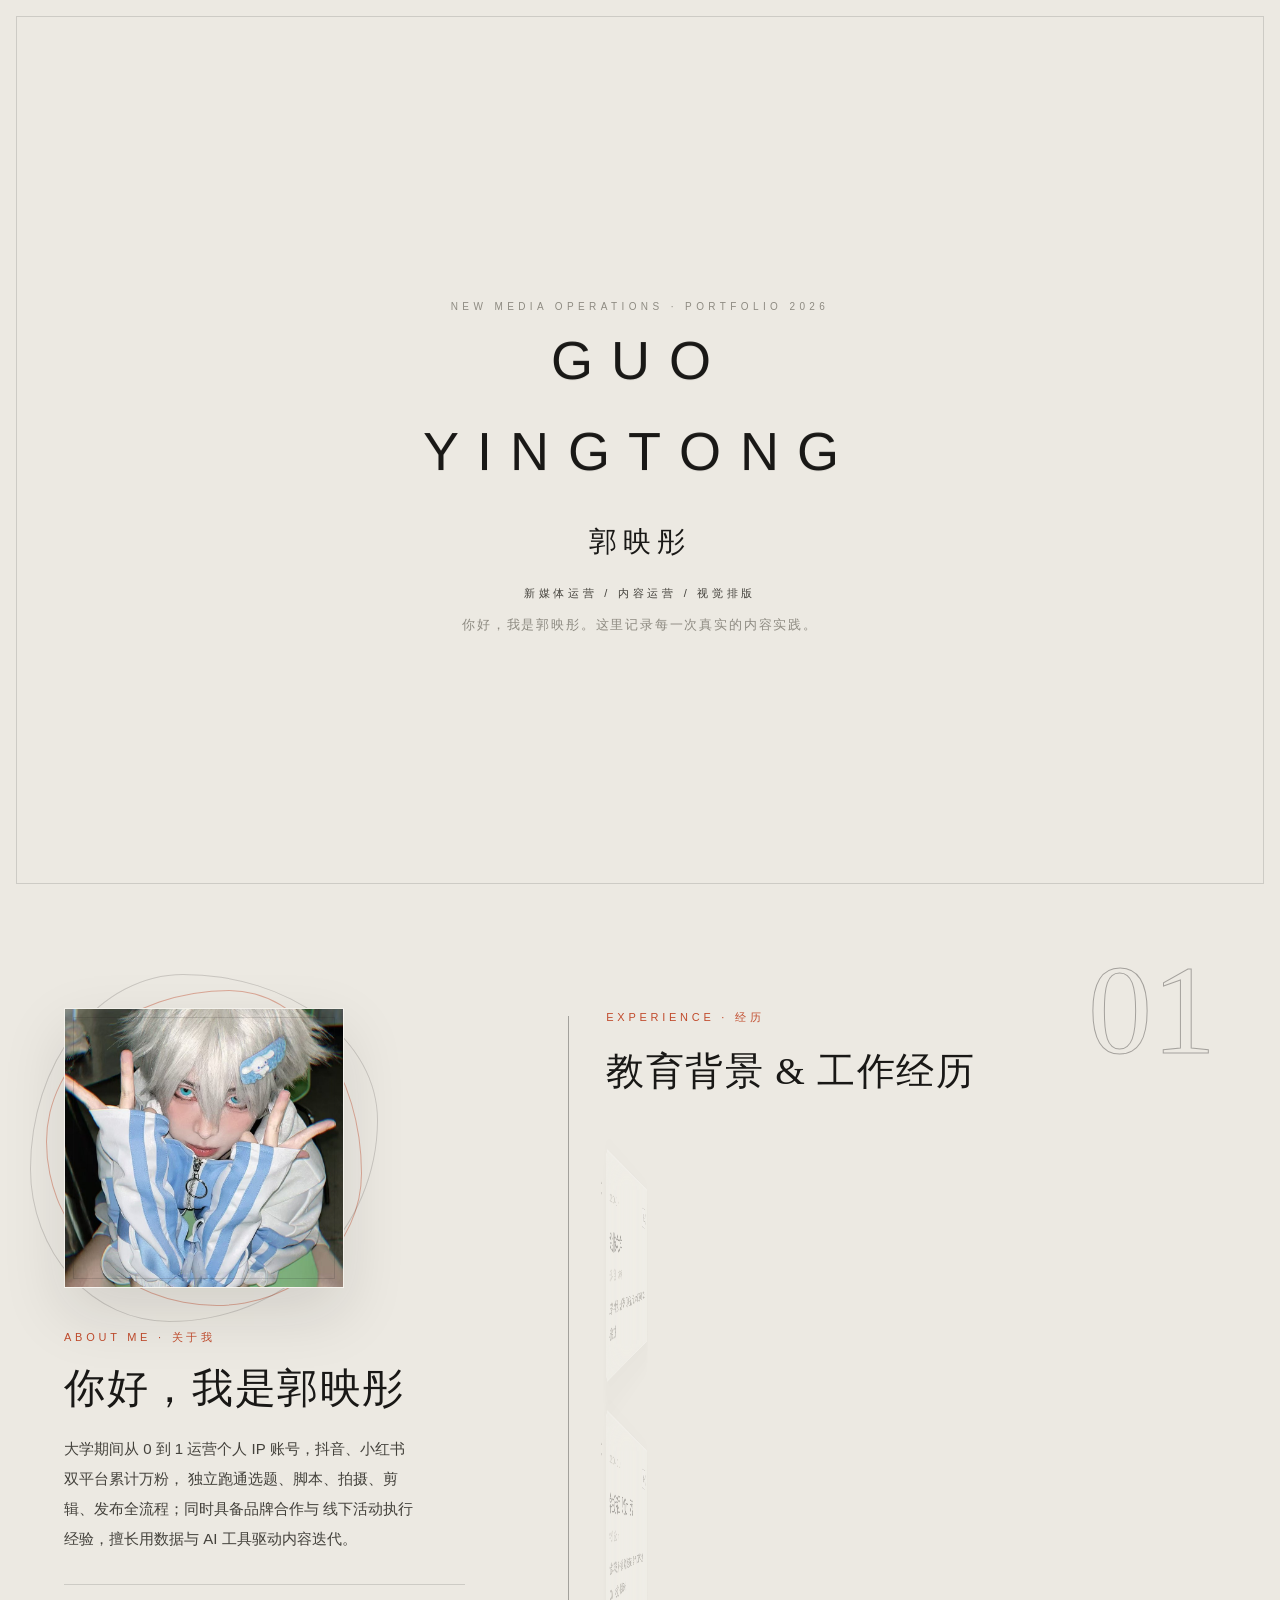
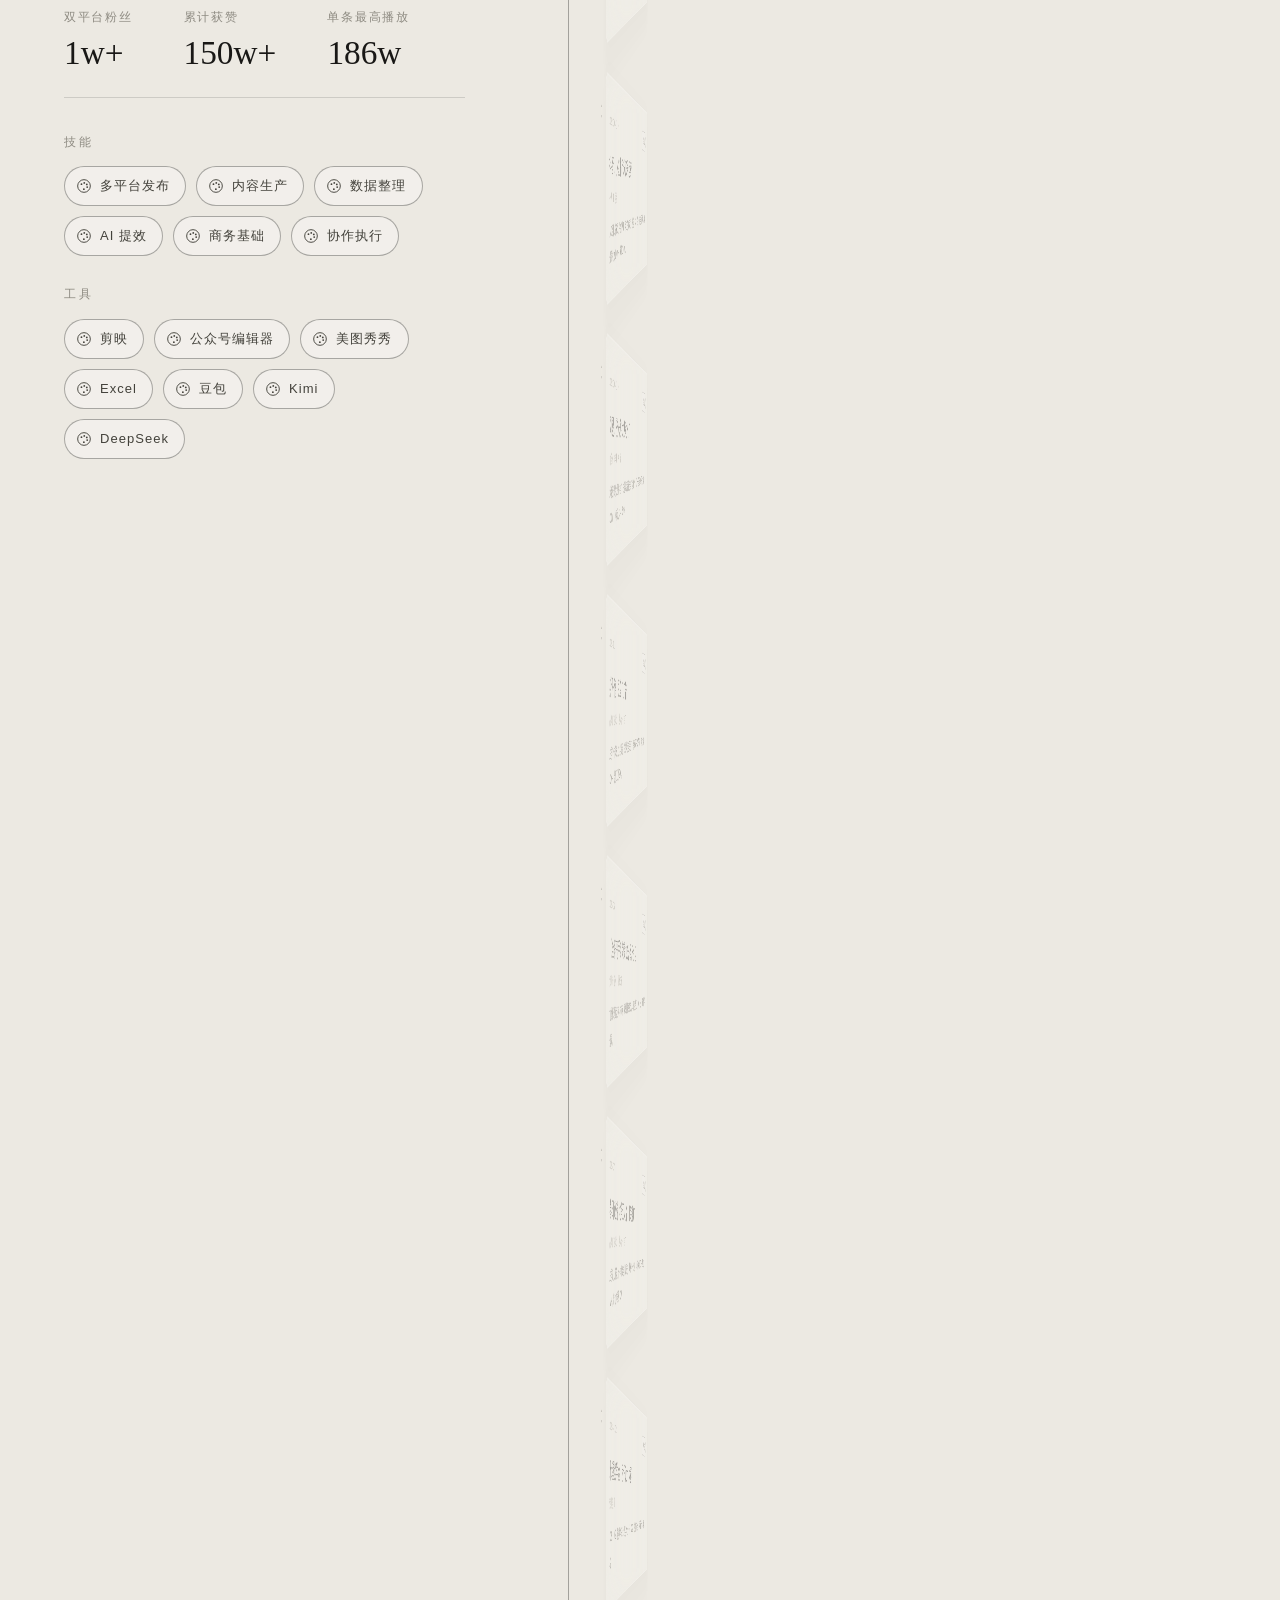
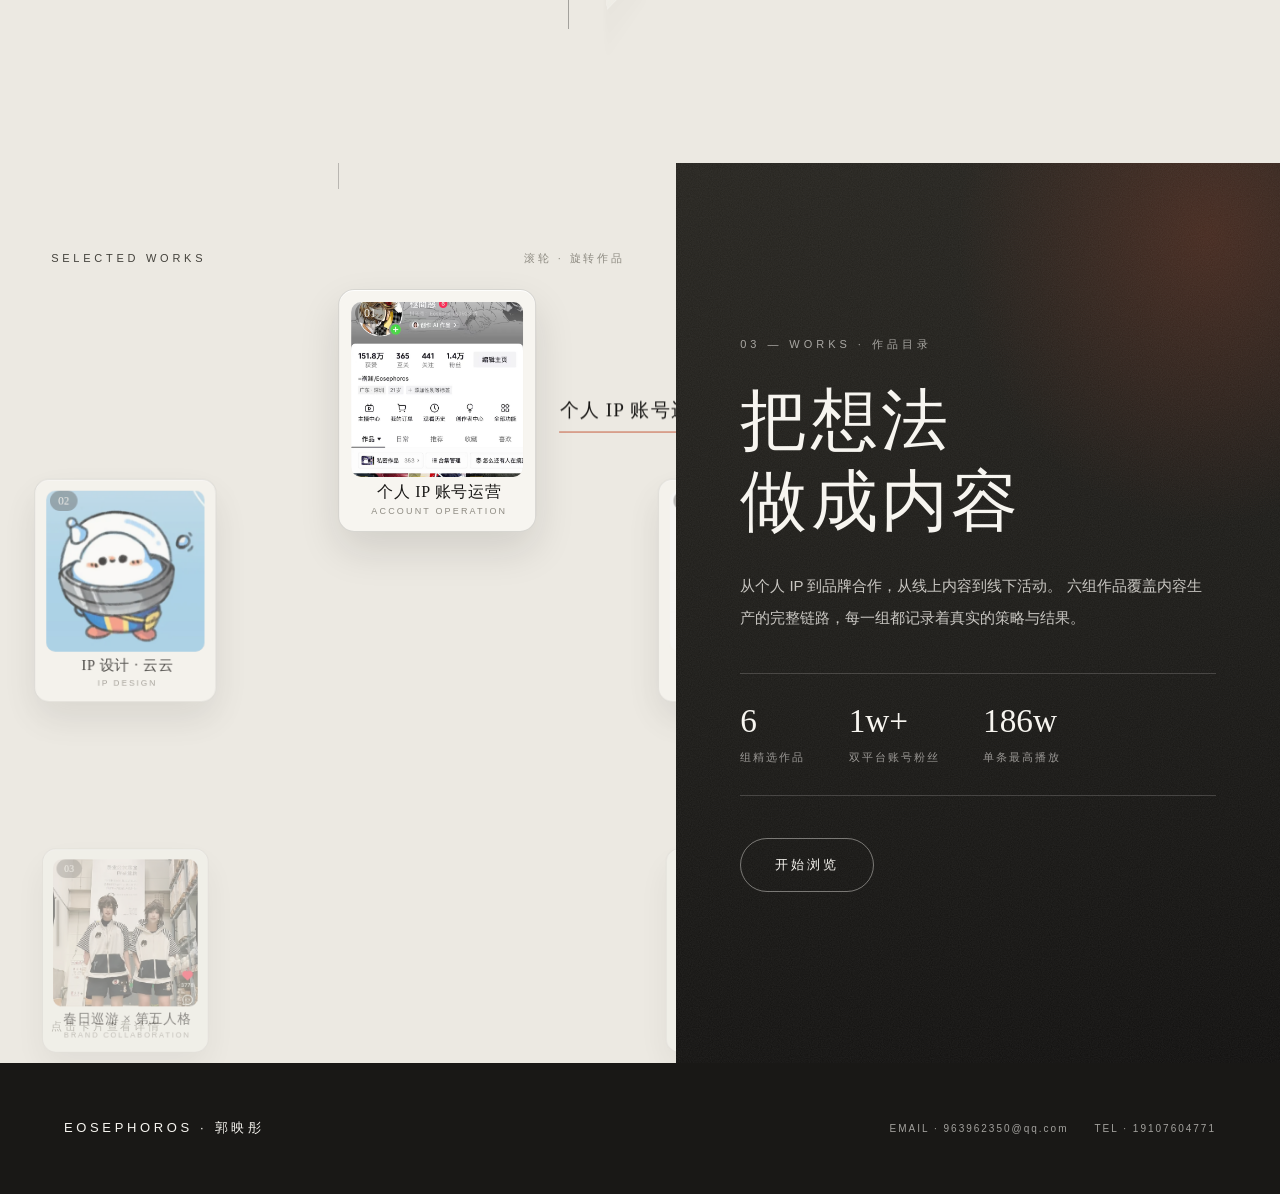
<file: index.html>
<!DOCTYPE html>
<html lang="zh-CN">
<head>
  <meta charset="UTF-8" />
  <meta name="viewport" content="width=device-width, initial-scale=1.0" />
  <title>郭映彤 · 新媒体运营作品集 2026</title>
  <meta name="description" content="郭映彤的新媒体运营个人作品集：内容策划、账号运营、视觉设计与摄影。作品集 2026。" />
  <link rel="icon" type="image/svg+xml" href="favicon.svg" />
  <link rel="stylesheet" href="css/style.css?v=15" />
</head>
<body>

  <!-- ======== 开场动画 ======== -->
  <div id="preloader" aria-hidden="true">
    <div class="preloader-inner">
      <div class="pre-words" aria-hidden="true">
        <p class="pre-eyebrow">NEW MEDIA OPERATIONS · PORTFOLIO 2026</p>
        <div class="pre-word-line">
          <span class="pre-word" data-word="GUO"></span>
        </div>
        <div class="pre-word-line">
          <span class="pre-word" data-word="YINGTONG"></span>
        </div>
        <p class="pre-cn">郭映彤</p>
        <p class="pre-role">新媒体运营 / 内容运营 / 视觉排版</p>
        <p class="pre-intro">你好，我是郭映彤。这里记录每一次真实的内容实践。</p>
      </div>
    </div>
    <div class="pre-frame" aria-hidden="true"></div>
  </div>

  <!-- ======== 导航 ======== -->
  <nav id="siteNav" class="site-nav" aria-label="主导航">
    <a class="nav-brand" href="#cover">
      <span class="nav-brand-en">EOSEPHOROS</span>
      <span class="nav-brand-cn">郭映彤 · 作品集</span>
    </a>
    <div class="nav-links">
      <a href="#cover">封面</a>
      <a href="#about">关于</a>
      <a href="#works">作品</a>
    </div>
  </nav>

  <!-- ======== 封面页 ======== -->
  <header class="cover" id="cover">
    <div class="cover-bg" aria-hidden="true">
      <div class="cover-art">
        <div class="art-orb art-orb-a"></div>
        <div class="art-orb art-orb-b"></div>
        <div class="art-orb art-orb-c"></div>
        <div class="art-line art-line-1"></div>
        <div class="art-line art-line-2"></div>
        <div class="art-grain"></div>
      </div>
    </div>

    <div class="cover-frame" aria-hidden="true"></div>

    <div class="cover-meta cover-meta-left">
      <span class="meta-en">PORTFOLIO</span>
      <span class="meta-dot"></span>
      <span class="meta-cn">个人作品集</span>
    </div>
    <div class="cover-meta cover-meta-right">
      <span class="meta-en">2026</span>
    </div>

    <div class="cover-center">
      <p class="cover-eyebrow">NEW MEDIA OPERATIONS</p>
      <h1 class="cover-name">
        <span class="cover-name-cn">郭映彤</span>
        <span class="cover-name-en" aria-label="GUO YINGTONG">
          <span data-split>GUO</span>
          <span data-split>YINGTONG</span>
        </span>
      </h1>
      <p class="cover-sub">新媒体运营 / 内容运营 / 视觉排版</p>
    </div>

    <div class="guide-strip" aria-hidden="true">
      <span class="guide-text">SCROLL TO EXPLORE</span>
      <span class="guide-rail"><span class="guide-dot"></span></span>
    </div>
  </header>

  <main>
    <!-- ======== 个人页 ======== -->
    <section class="about" id="about" aria-labelledby="aboutTitle">
      <div class="section-mark" aria-hidden="true">01</div>
      <div class="about-grid">
        <aside class="profile">
          <div class="blob-wrap">
            <div class="blob-ring blob-ring-a" aria-hidden="true"></div>
            <div class="blob-ring blob-ring-b" aria-hidden="true"></div>
            <div class="blob-avatar" role="img" aria-label="郭映彤照片">
              <img class="blob-avatar-img" src="assets/avatar.jpg" alt="郭映彤照片" />
            </div>
          </div>

          <p class="profile-eyebrow">ABOUT ME · 关于我</p>
          <h2 id="aboutTitle">你好，我是郭映彤</h2>
          <p class="profile-intro">
            大学期间从 0 到 1 运营个人 IP 账号，抖音、小红书双平台累计万粉，
            独立跑通选题、脚本、拍摄、剪辑、发布全流程；同时具备品牌合作与
            线下活动执行经验，擅长用数据与 AI 工具驱动内容迭代。
          </p>

          <dl class="profile-stats">
            <div><dt>双平台粉丝</dt><dd>1w+</dd></div>
            <div><dt>累计获赞</dt><dd>150w+</dd></div>
            <div><dt>单条最高播放</dt><dd>186w</dd></div>
          </dl>

          <div class="skill-group">
            <h3 class="skill-group-title">技能</h3>
            <div class="skill-tags">
              <span class="skill-tag"><svg class="palette-icon" viewBox="0 0 24 24" aria-hidden="true"><circle cx="12" cy="12" r="9.5" fill="none" stroke="currentColor" stroke-width="1.4"/><circle cx="8.2" cy="9.2" r="1.35" fill="currentColor"/><circle cx="12.4" cy="7.4" r="1.35" fill="currentColor"/><circle cx="16.2" cy="9.6" r="1.35" fill="currentColor"/><circle cx="16.8" cy="13.6" r="1.35" fill="currentColor"/><circle cx="11.8" cy="16.8" r="1.35" fill="currentColor"/></svg>多平台发布</span>
              <span class="skill-tag"><svg class="palette-icon" viewBox="0 0 24 24" aria-hidden="true"><circle cx="12" cy="12" r="9.5" fill="none" stroke="currentColor" stroke-width="1.4"/><circle cx="8.2" cy="9.2" r="1.35" fill="currentColor"/><circle cx="12.4" cy="7.4" r="1.35" fill="currentColor"/><circle cx="16.2" cy="9.6" r="1.35" fill="currentColor"/><circle cx="16.8" cy="13.6" r="1.35" fill="currentColor"/><circle cx="11.8" cy="16.8" r="1.35" fill="currentColor"/></svg>内容生产</span>
              <span class="skill-tag"><svg class="palette-icon" viewBox="0 0 24 24" aria-hidden="true"><circle cx="12" cy="12" r="9.5" fill="none" stroke="currentColor" stroke-width="1.4"/><circle cx="8.2" cy="9.2" r="1.35" fill="currentColor"/><circle cx="12.4" cy="7.4" r="1.35" fill="currentColor"/><circle cx="16.2" cy="9.6" r="1.35" fill="currentColor"/><circle cx="16.8" cy="13.6" r="1.35" fill="currentColor"/><circle cx="11.8" cy="16.8" r="1.35" fill="currentColor"/></svg>数据整理</span>
              <span class="skill-tag"><svg class="palette-icon" viewBox="0 0 24 24" aria-hidden="true"><circle cx="12" cy="12" r="9.5" fill="none" stroke="currentColor" stroke-width="1.4"/><circle cx="8.2" cy="9.2" r="1.35" fill="currentColor"/><circle cx="12.4" cy="7.4" r="1.35" fill="currentColor"/><circle cx="16.2" cy="9.6" r="1.35" fill="currentColor"/><circle cx="16.8" cy="13.6" r="1.35" fill="currentColor"/><circle cx="11.8" cy="16.8" r="1.35" fill="currentColor"/></svg>AI 提效</span>
              <span class="skill-tag"><svg class="palette-icon" viewBox="0 0 24 24" aria-hidden="true"><circle cx="12" cy="12" r="9.5" fill="none" stroke="currentColor" stroke-width="1.4"/><circle cx="8.2" cy="9.2" r="1.35" fill="currentColor"/><circle cx="12.4" cy="7.4" r="1.35" fill="currentColor"/><circle cx="16.2" cy="9.6" r="1.35" fill="currentColor"/><circle cx="16.8" cy="13.6" r="1.35" fill="currentColor"/><circle cx="11.8" cy="16.8" r="1.35" fill="currentColor"/></svg>商务基础</span>
              <span class="skill-tag"><svg class="palette-icon" viewBox="0 0 24 24" aria-hidden="true"><circle cx="12" cy="12" r="9.5" fill="none" stroke="currentColor" stroke-width="1.4"/><circle cx="8.2" cy="9.2" r="1.35" fill="currentColor"/><circle cx="12.4" cy="7.4" r="1.35" fill="currentColor"/><circle cx="16.2" cy="9.6" r="1.35" fill="currentColor"/><circle cx="16.8" cy="13.6" r="1.35" fill="currentColor"/><circle cx="11.8" cy="16.8" r="1.35" fill="currentColor"/></svg>协作执行</span>
            </div>
          </div>

          <div class="skill-group">
            <h3 class="skill-group-title">工具</h3>
            <div class="skill-tags">
              <span class="skill-tag"><svg class="palette-icon" viewBox="0 0 24 24" aria-hidden="true"><circle cx="12" cy="12" r="9.5" fill="none" stroke="currentColor" stroke-width="1.4"/><circle cx="8.2" cy="9.2" r="1.35" fill="currentColor"/><circle cx="12.4" cy="7.4" r="1.35" fill="currentColor"/><circle cx="16.2" cy="9.6" r="1.35" fill="currentColor"/><circle cx="16.8" cy="13.6" r="1.35" fill="currentColor"/><circle cx="11.8" cy="16.8" r="1.35" fill="currentColor"/></svg>剪映</span>
              <span class="skill-tag"><svg class="palette-icon" viewBox="0 0 24 24" aria-hidden="true"><circle cx="12" cy="12" r="9.5" fill="none" stroke="currentColor" stroke-width="1.4"/><circle cx="8.2" cy="9.2" r="1.35" fill="currentColor"/><circle cx="12.4" cy="7.4" r="1.35" fill="currentColor"/><circle cx="16.2" cy="9.6" r="1.35" fill="currentColor"/><circle cx="16.8" cy="13.6" r="1.35" fill="currentColor"/><circle cx="11.8" cy="16.8" r="1.35" fill="currentColor"/></svg>公众号编辑器</span>
              <span class="skill-tag"><svg class="palette-icon" viewBox="0 0 24 24" aria-hidden="true"><circle cx="12" cy="12" r="9.5" fill="none" stroke="currentColor" stroke-width="1.4"/><circle cx="8.2" cy="9.2" r="1.35" fill="currentColor"/><circle cx="12.4" cy="7.4" r="1.35" fill="currentColor"/><circle cx="16.2" cy="9.6" r="1.35" fill="currentColor"/><circle cx="16.8" cy="13.6" r="1.35" fill="currentColor"/><circle cx="11.8" cy="16.8" r="1.35" fill="currentColor"/></svg>美图秀秀</span>
              <span class="skill-tag"><svg class="palette-icon" viewBox="0 0 24 24" aria-hidden="true"><circle cx="12" cy="12" r="9.5" fill="none" stroke="currentColor" stroke-width="1.4"/><circle cx="8.2" cy="9.2" r="1.35" fill="currentColor"/><circle cx="12.4" cy="7.4" r="1.35" fill="currentColor"/><circle cx="16.2" cy="9.6" r="1.35" fill="currentColor"/><circle cx="16.8" cy="13.6" r="1.35" fill="currentColor"/><circle cx="11.8" cy="16.8" r="1.35" fill="currentColor"/></svg>Excel</span>
              <span class="skill-tag"><svg class="palette-icon" viewBox="0 0 24 24" aria-hidden="true"><circle cx="12" cy="12" r="9.5" fill="none" stroke="currentColor" stroke-width="1.4"/><circle cx="8.2" cy="9.2" r="1.35" fill="currentColor"/><circle cx="12.4" cy="7.4" r="1.35" fill="currentColor"/><circle cx="16.2" cy="9.6" r="1.35" fill="currentColor"/><circle cx="16.8" cy="13.6" r="1.35" fill="currentColor"/><circle cx="11.8" cy="16.8" r="1.35" fill="currentColor"/></svg>豆包</span>
              <span class="skill-tag"><svg class="palette-icon" viewBox="0 0 24 24" aria-hidden="true"><circle cx="12" cy="12" r="9.5" fill="none" stroke="currentColor" stroke-width="1.4"/><circle cx="8.2" cy="9.2" r="1.35" fill="currentColor"/><circle cx="12.4" cy="7.4" r="1.35" fill="currentColor"/><circle cx="16.2" cy="9.6" r="1.35" fill="currentColor"/><circle cx="16.8" cy="13.6" r="1.35" fill="currentColor"/><circle cx="11.8" cy="16.8" r="1.35" fill="currentColor"/></svg>Kimi</span>
              <span class="skill-tag"><svg class="palette-icon" viewBox="0 0 24 24" aria-hidden="true"><circle cx="12" cy="12" r="9.5" fill="none" stroke="currentColor" stroke-width="1.4"/><circle cx="8.2" cy="9.2" r="1.35" fill="currentColor"/><circle cx="12.4" cy="7.4" r="1.35" fill="currentColor"/><circle cx="16.2" cy="9.6" r="1.35" fill="currentColor"/><circle cx="16.8" cy="13.6" r="1.35" fill="currentColor"/><circle cx="11.8" cy="16.8" r="1.35" fill="currentColor"/></svg>DeepSeek</span>
            </div>
          </div>
        </aside>

        <div class="timeline" id="timeline" aria-label="个人经历时间轴">
          <div class="timeline-head">
            <p class="timeline-eyebrow">EXPERIENCE · 经历</p>
            <h3>教育背景 &amp; 工作经历</h3>
          </div>

          <article class="tl-card" data-node>
            <div class="tl-node" aria-hidden="true"></div>
            <header class="tl-card-head">
              <span class="tl-period">2022.09 – 至今</span>
              <span class="tl-type">教育背景</span>
            </header>
            <h4 class="tl-title">深圳技术大学</h4>
            <p class="tl-org">光源与照明 · 大学本科</p>
            <p class="tl-desc">主修半导体照明、光电子技术、工程制图与电路设计；大学英语四级，可阅读英文资料与平台文件。</p>
          </article>

          <article class="tl-card" data-node>
            <div class="tl-node" aria-hidden="true"></div>
            <header class="tl-card-head">
              <span class="tl-period">2022.09 – 2025.09</span>
              <span class="tl-type">学生工作</span>
            </header>
            <h4 class="tl-title">学生记者团 · 视觉设计 / 运营</h4>
            <p class="tl-org">学校官方公众号</p>
            <p class="tl-desc">负责内容策划、稿件编辑、视觉排版与发布维护，累计产出 30+ 篇内容、浏览量 100w+，为校园文创供稿 50+ 张。</p>
          </article>

          <article class="tl-card" data-node>
            <div class="tl-node" aria-hidden="true"></div>
            <header class="tl-card-head">
              <span class="tl-period">2022.09 – 至今</span>
              <span class="tl-type">项目经历</span>
            </header>
            <h4 class="tl-title">抖音 / 小红书万粉账号运营</h4>
            <p class="tl-org">个人 IP 运营</p>
            <p class="tl-desc">从 0 到 1 搭建双平台个人 IP，独立完成定位、选题、脚本、拍摄剪辑与封面优化；单条最高播放 186w+，获赞 150w+。</p>
          </article>

          <article class="tl-card" data-node>
            <div class="tl-node" aria-hidden="true"></div>
            <header class="tl-card-head">
              <span class="tl-period">2022.09 – 至今</span>
              <span class="tl-type">项目经历</span>
            </header>
            <h4 class="tl-title">网易 / 橙光游戏活动推广</h4>
            <p class="tl-org">内容创作与用户引流</p>
            <p class="tl-desc">承接头部游戏品牌推广，主导卖点提炼与推广视频创作；《头七怪谈》单平台浏览量 300w+，《第五人格》150w+。</p>
          </article>

          <article class="tl-card" data-node>
            <div class="tl-node" aria-hidden="true"></div>
            <header class="tl-card-head">
              <span class="tl-period">2024.11</span>
              <span class="tl-type">项目经历</span>
            </header>
            <h4 class="tl-title">斯丹德 · 豆腐灯广告</h4>
            <p class="tl-org">品牌广告策划 · 达人合作推广</p>
            <p class="tl-desc">主导广告策划、文案撰写、拍摄执行与后期剪辑，统筹双平台发布节奏；单条浏览量 30w+、点赞互动 2w+。</p>
          </article>

          <article class="tl-card" data-node>
            <div class="tl-node" aria-hidden="true"></div>
            <header class="tl-card-head">
              <span class="tl-period">2025.06</span>
              <span class="tl-type">项目经历</span>
            </header>
            <h4 class="tl-title">《全职高手》荣冕溯光 · 线下快闪</h4>
            <p class="tl-org">深圳奇谷米 · 现场执行</p>
            <p class="tl-desc">前置梳理互动流程与节点，现场处理突发状况；单日接待互动 200+ 人次，关键环节零遗漏。</p>
          </article>

          <article class="tl-card" data-node>
            <div class="tl-node" aria-hidden="true"></div>
            <header class="tl-card-head">
              <span class="tl-period">2025.07</span>
              <span class="tl-type">项目经历</span>
            </header>
            <h4 class="tl-title">春日巡游 × 第五人格 · 服装推广</h4>
            <p class="tl-org">品牌广告策划 · 达人合作推广</p>
            <p class="tl-desc">主导达人筛选、合作对接与排期跟进，以模特身份出镜；单品浏览量 10w+、互动 1w+，带动销售额 10W。</p>
          </article>

          <article class="tl-card" data-node>
            <div class="tl-node" aria-hidden="true"></div>
            <header class="tl-card-head">
              <span class="tl-period">2023 – 2024</span>
              <span class="tl-type">个人获奖</span>
            </header>
            <h4 class="tl-title">禾望奖学金 · 标识设计大赛</h4>
            <p class="tl-org">荣誉奖项</p>
            <p class="tl-desc">2023、2024 连续两年获禾望奖学金一等奖；2024「视觉与安全」标识设计大赛第二名。</p>
          </article>
        </div>
      </div>
    </section>

    <!-- ======== 作品目录页 ======== -->
    <section class="works" id="works" aria-labelledby="worksTitle">
      <div class="works-grid">
        <div class="carousel-zone" id="carouselZone">
          <div class="carousel-head">
            <span class="meta-en">SELECTED WORKS</span>
            <span class="carousel-hint" aria-hidden="true">滚轮 · 旋转作品</span>
          </div>
          <div class="carousel" id="carousel">
            <div class="carousel-track" id="carouselTrack" role="list"></div>
            <div class="carousel-center-mark" aria-hidden="true"></div>
          </div>
          <p class="carousel-foot">点击卡片查看详情</p>
        </div>

        <div class="works-intro">
          <div class="works-intro-bg" aria-hidden="true"></div>
          <div class="works-intro-inner">
            <p class="works-eyebrow">03 — WORKS · 作品目录</p>
            <h2 id="worksTitle">把想法<br />做成内容</h2>
            <p class="works-desc">
              从个人 IP 到品牌合作，从线上内容到线下活动。
              六组作品覆盖内容生产的完整链路，每一组都记录着真实的策略与结果。
            </p>
            <ul class="works-stats">
              <li><b>6</b><span>组精选作品</span></li>
              <li><b>1w+</b><span>双平台账号粉丝</span></li>
              <li><b>186w</b><span>单条最高播放</span></li>
            </ul>
            <a class="works-cta" href="#carouselZone">开始浏览</a>
          </div>
        </div>
      </div>
    </section>

    <!-- ======== 页脚 ======== -->
    <footer class="site-footer">
      <div class="footer-inner">
        <p class="footer-brand">EOSEPHOROS · 郭映彤</p>
        <div class="footer-contact">
          <span>EMAIL · 963962350@qq.com</span>
          <span>TEL · 19107604771</span>
        </div>
      </div>
    </footer>
  </main>

  <!-- ======== 作品全屏详情弹窗 ======== -->
  <div class="modal" id="workModal" role="dialog" aria-modal="true" aria-labelledby="modalTitle" hidden>
    <button class="modal-close" id="modalClose" aria-label="关闭详情">
      <svg viewBox="0 0 24 24" aria-hidden="true"><path d="M5 5l14 14M19 5L5 19" stroke="currentColor" stroke-width="1.6" fill="none" stroke-linecap="round"/></svg>
    </button>
    <div class="modal-scroll">
      <div class="modal-panel">
        <div class="modal-media ph-card"></div>
        <div class="modal-body">
          <p class="modal-cat" id="modalCat"></p>
          <h3 id="modalTitle">作品详情</h3>
          <p class="modal-en" id="modalEn"></p>
          <p class="modal-intro" id="modalIntro"></p>
          <p class="modal-desc" id="modalDesc">点击下方按钮可进入作品详情页，查看完整案例与素材。</p>
          <div class="modal-links" id="modalLinks"></div>
          <dl class="modal-meta">
            <div><dt>年份</dt><dd id="modalYear"></dd></div>
            <div><dt>角色</dt><dd id="modalRole"></dd></div>
            <div><dt>平台</dt><dd id="modalPlatform"></dd></div>
            <div><dt>数据</dt><dd id="modalMetrics"></dd></div>
          </dl>
          <a class="btn-live" id="modalLive" href="detail.html">View Live Project</a>
        </div>
      </div>
    </div>
  </div>

  <script src="js/works-data.js?v=15"></script>
  <script src="js/main.js?v=15"></script>
</body>
</html>
</file>
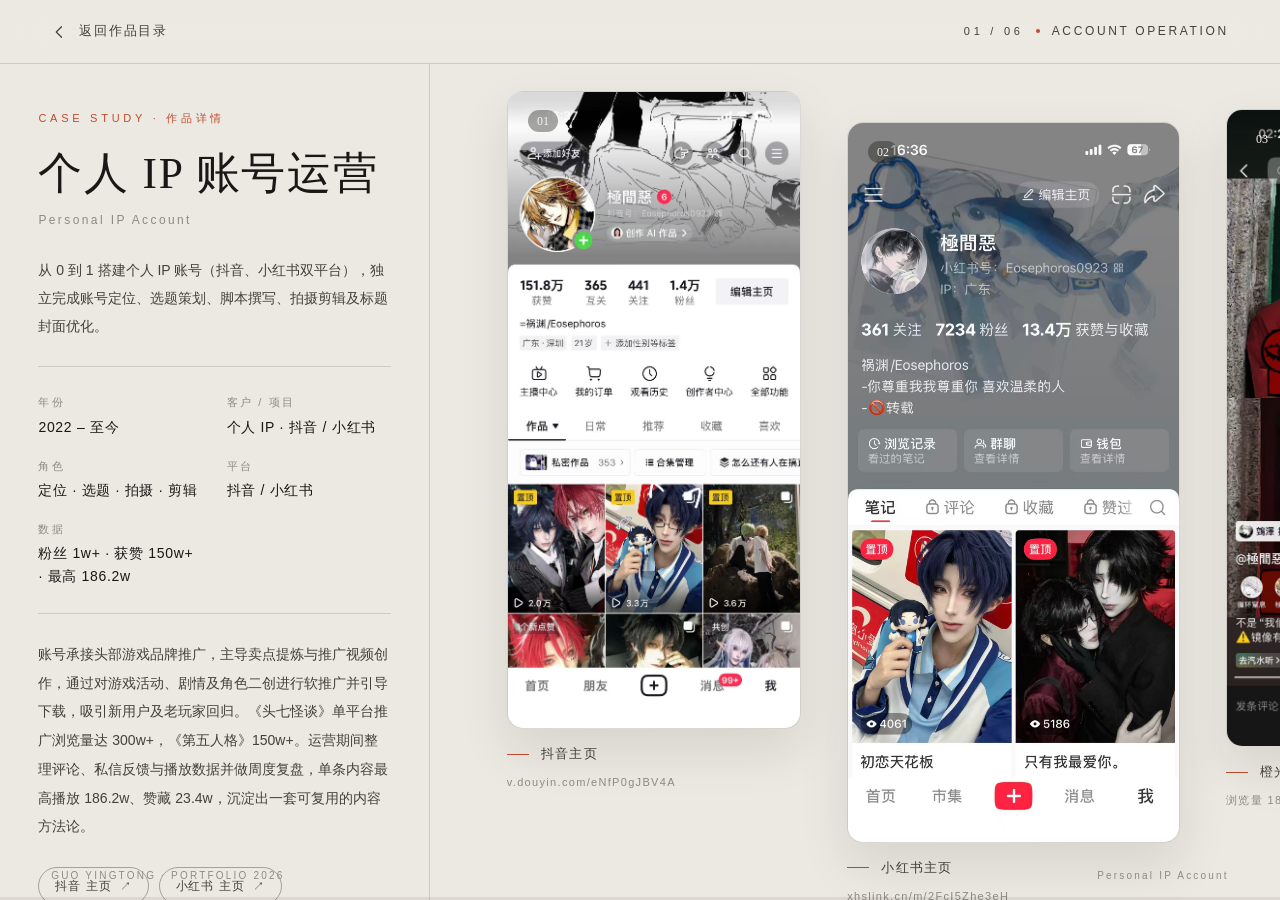
<file: detail.html>
<!DOCTYPE html>
<html lang="zh-CN">
<head>
  <meta charset="UTF-8" />
  <meta name="viewport" content="width=device-width, initial-scale=1.0" />
  <title>作品详情 · 郭映彤作品集</title>
  <meta name="description" content="郭映彤新媒体运营作品集 · 作品详情页" />
  <link rel="icon" type="image/svg+xml" href="favicon.svg" />
  <link rel="stylesheet" href="css/style.css?v=15" />
</head>
<body class="detail-body">

  <header class="detail-head">
    <a class="back-link" href="index.html#works">
      <svg viewBox="0 0 24 24" aria-hidden="true"><path d="M14 5l-7 7 7 7" stroke="currentColor" stroke-width="1.6" fill="none" stroke-linecap="round" stroke-linejoin="round"/></svg>
      返回作品目录
    </a>
    <div class="detail-head-meta">
      <span class="meta-en" id="headIndex"></span>
      <span class="meta-dot"></span>
      <span class="meta-cn" id="headCategory"></span>
    </div>
  </header>

  <main class="detail-layout" id="detailLayout">
    <aside class="detail-info" id="detailInfo">
      <div class="detail-info-inner">
        <p class="detail-eyebrow">CASE STUDY · 作品详情</p>
        <h1 id="detailTitle"></h1>
        <p class="detail-en" id="detailEn"></p>
        <p class="detail-brief" id="detailBrief"></p>
        <dl class="detail-meta">
          <div><dt>年份</dt><dd id="detailYear"></dd></div>
          <div><dt>客户 / 项目</dt><dd id="detailClient"></dd></div>
          <div><dt>角色</dt><dd id="detailRole"></dd></div>
          <div><dt>平台</dt><dd id="detailPlatform"></dd></div>
          <div><dt>数据</dt><dd id="detailMetrics"></dd></div>
        </dl>
        <div class="detail-long" id="detailLong"></div>
        <div class="detail-links" id="detailLinks"></div>
        <p class="detail-hint" aria-hidden="true">
          <svg viewBox="0 0 24 24"><path d="M4 12h16M13 5l7 7-7 7" stroke="currentColor" stroke-width="1.4" fill="none" stroke-linecap="round" stroke-linejoin="round"/></svg>
          滚动滚轮 · 横向浏览
        </p>
      </div>
    </aside>

    <div class="detail-gallery" id="gallery" aria-label="作品图集"></div>
  </main>

  <div class="gallery-links" id="galleryLinks" hidden></div>

  <div class="detail-progress" aria-hidden="true">
    <span id="detailProgressBar"></span>
  </div>

  <footer class="detail-footer">
    <span>GUO YINGTONG · PORTFOLIO 2026</span>
    <span id="footerTitle"></span>
  </footer>

  <script src="js/works-data.js?v=15"></script>
  <script>
    /* 兜底渲染：即便 detail.js 未加载，左侧文字介绍也始终可见 */
    (function () {
      var list = window.PORTFOLIO_WORKS;
      var map = window.PORTFOLIO_WORK_MAP;
      if (!list || !map || !list.length) return;
      var id = new URLSearchParams(window.location.search).get("id");
      var work = map[id] || list[0];
      if (!work) return;
      function set(id, v) {
        var el = document.getElementById(id);
        if (el) el.textContent = v;
      }
      set("headIndex", work.index + " / " + String(list.length).padStart(2, "0"));
      set("headCategory", work.category);
      set("detailTitle", work.title);
      set("detailEn", work.en);
      set("detailBrief", work.brief);
      set("detailYear", work.year);
      set("detailClient", work.client);
      set("detailRole", work.role);
      set("detailPlatform", work.platform);
      set("detailMetrics", work.metrics);
      set("detailLong", work.longDesc);
      set("footerTitle", work.en);
      document.title = work.title + " · 郭映彤作品集";
    })();
  </script>
  <script src="js/detail.js?v=15"></script>
</body>
</html>
</file>
<file: css/style.css>
/* ============================================================
   郭映彤 · 新媒体运营作品集 2026
   画廊式黑白基调 + 单一朱砂点缀
   参考 PPT：EOSEPHOROS 作品集（暖灰纸白 / 墨黑 / 极简排版）
   ============================================================ */

/* ---------- 设计变量 ---------- */
:root {
  --paper: #ece9e2;
  --paper-deep: #e2ded3;
  --paper-bright: #f7f5f0;
  --ink: #191816;
  --ink-soft: #43413b;
  --gray: #8e8b82;
  --line: rgba(25, 24, 22, 0.14);
  --line-strong: rgba(25, 24, 22, 0.34);
  --accent: #c14b2c;
  --accent-soft: rgba(193, 75, 44, 0.12);
  --glass: rgba(255, 255, 255, 0.52);
  --glass-border: rgba(255, 255, 255, 0.62);

  --font-serif: "STZhongsong", "Songti SC", "Noto Serif CJK SC",
    "Source Han Serif SC", "SimSun", serif;
  --font-sans: "DengXian", "PingFang SC", "Microsoft YaHei UI",
    "Microsoft YaHei", "Helvetica Neue", Arial, sans-serif;
  --font-en: "Helvetica Neue", Arial, "Segoe UI", sans-serif;

  --ease-out: cubic-bezier(0.22, 1, 0.36, 1);
  --ease-io: cubic-bezier(0.77, 0, 0.18, 1);
  --nav-h: 64px;
  --radius: 16px;
}

/* ---------- 基础 ---------- */
* {
  margin: 0;
  padding: 0;
  box-sizing: border-box;
}

html {
  scroll-behavior: smooth;
}

body {
  font-family: var(--font-sans);
  background: var(--paper);
  color: var(--ink);
  line-height: 1.7;
  -webkit-font-smoothing: antialiased;
  overflow-x: hidden;
}

body.lock {
  overflow: hidden;
}

[hidden] {
  display: none !important;
}

::selection {
  background: var(--accent);
  color: var(--paper-bright);
}

a {
  color: inherit;
  text-decoration: none;
}

button {
  font: inherit;
  color: inherit;
  background: none;
  border: 0;
  cursor: pointer;
}

img {
  max-width: 100%;
  display: block;
}

.meta-en {
  font-family: var(--font-en);
  font-size: 11px;
  letter-spacing: 0.34em;
  text-transform: uppercase;
}

.meta-cn {
  font-size: 12px;
  letter-spacing: 0.22em;
}

.meta-dot {
  width: 4px;
  height: 4px;
  border-radius: 50%;
  background: var(--accent);
  display: inline-block;
}

/* ---------- 开场动画 ---------- */
#preloader {
  position: fixed;
  inset: 0;
  z-index: 200;
  background: var(--paper);
  display: grid;
  place-items: center;
  transition: transform 0.95s var(--ease-io) 0.12s;
  will-change: transform;
}

#preloader.is-done {
  transform: translateY(-101%);
}

.pre-frame {
  position: absolute;
  inset: 16px;
  border: 1px solid var(--line);
  transition: opacity 0.8s ease 0.2s;
}

#preloader.is-done .pre-frame {
  opacity: 0;
}

.preloader-inner {
  position: relative;
  min-width: min(420px, 82vw);
  padding: 48px 40px;
  text-align: center;
}

.pre-words {
  margin-top: 34px;
}

.pre-word-line {
  overflow: hidden;
}

.pre-word {
  display: inline-block;
  font-family: var(--font-en);
  font-size: clamp(30px, 5.4vw, 54px);
  font-weight: 300;
  letter-spacing: 0.34em;
  color: var(--ink);
}

.pre-eyebrow {
  font-family: var(--font-en);
  font-size: 10px;
  letter-spacing: 0.44em;
  color: var(--gray);
  opacity: 0;
  animation: fadeUp 0.7s var(--ease-out) 0.28s both;
}

.pre-cn {
  margin-top: 20px;
  font-family: var(--font-serif);
  font-size: clamp(20px, 2.6vw, 28px);
  letter-spacing: 0.22em;
  color: var(--ink);
  opacity: 0;
  animation: fadeUp 0.8s var(--ease-out) 1.05s both;
}

.pre-role {
  margin-top: 18px;
  font-size: 11px;
  letter-spacing: 0.34em;
  color: var(--ink-soft);
  opacity: 0;
  animation: fadeUp 0.7s var(--ease-out) 1.25s both;
}

.pre-intro {
  margin-top: 12px;
  font-size: 13px;
  letter-spacing: 0.14em;
  color: var(--gray);
  opacity: 0;
  animation: fadeUp 0.7s var(--ease-out) 1.45s both;
}

@keyframes fadeUp {
  from {
    opacity: 0;
    transform: translateY(12px);
  }
  to {
    opacity: 1;
    transform: translateY(0);
  }
}

.ch {
  display: inline-block;
  will-change: transform, opacity;
}

#preloader .ch {
  opacity: 0;
  transform: translateY(110%);
  animation: letterUp 0.72s var(--ease-out) both;
  animation-delay: calc(0.55s + var(--i) * 0.05s);
}

@keyframes letterUp {
  to {
    opacity: 1;
    transform: translateY(0);
  }
}

/* ---------- 导航 ---------- */
.site-nav {
  position: fixed;
  top: 0;
  left: 0;
  right: 0;
  z-index: 100;
  height: var(--nav-h);
  display: flex;
  align-items: center;
  justify-content: space-between;
  padding: 0 clamp(20px, 4vw, 56px);
  transition: background 0.5s ease, border-color 0.5s ease,
    backdrop-filter 0.5s ease, transform 0.5s var(--ease-out);
  border-bottom: 1px solid transparent;
}

.site-nav.is-solid {
  background: rgba(236, 233, 226, 0.74);
  -webkit-backdrop-filter: blur(18px) saturate(1.4);
  backdrop-filter: blur(18px) saturate(1.4);
  border-bottom-color: var(--line);
}

.site-nav.is-hidden {
  transform: translateY(-100%);
}

.nav-brand {
  display: flex;
  align-items: baseline;
  gap: 14px;
}

.nav-brand-en {
  font-family: var(--font-en);
  font-size: 13px;
  letter-spacing: 0.28em;
  text-transform: uppercase;
}

.nav-brand-cn {
  font-size: 12px;
  letter-spacing: 0.18em;
  color: var(--gray);
}

.nav-links {
  display: flex;
  gap: clamp(18px, 3vw, 42px);
}

.nav-links a {
  position: relative;
  font-size: 13px;
  letter-spacing: 0.2em;
  color: var(--ink-soft);
  padding: 6px 0;
  transition: color 0.3s ease;
}

.nav-links a::after {
  content: "";
  position: absolute;
  left: 0;
  bottom: 0;
  width: 100%;
  height: 1px;
  background: var(--accent);
  transform: scaleX(0);
  transform-origin: right;
  transition: transform 0.4s var(--ease-out);
}

.nav-links a:hover {
  color: var(--ink);
}

.nav-links a:hover::after {
  transform: scaleX(1);
  transform-origin: left;
}

/* ---------- 封面页 ---------- */
.cover {
  position: relative;
  min-height: 100dvh;
  display: flex;
  align-items: center;
  justify-content: center;
  overflow: hidden;
  isolation: isolate;
}

.cover-bg {
  position: absolute;
  inset: 0;
  z-index: -2;
  filter: grayscale(1) contrast(1.03);
  transition: filter 1.3s var(--ease-out), transform 1.6s var(--ease-out);
  will-change: filter, transform;
}

.cover:hover .cover-bg,
.cover:focus-within .cover-bg {
  filter: grayscale(0) contrast(1);
  transform: scale(1.025);
}

/* 封面抽象视觉（CSS 画廊海报，后续可替换为真实照片） */
.cover-art {
  position: absolute;
  inset: 0;
  background:
    radial-gradient(120% 90% at 78% 12%, #e8e2d3 0%, #e9e4d7 38%, #dcd6c6 72%, #d3ccbb 100%);
  overflow: hidden;
}

.art-orb {
  position: absolute;
  border-radius: 50%;
  mix-blend-mode: multiply;
}

.art-orb-a {
  width: min(46vw, 560px);
  aspect-ratio: 1;
  right: -6vw;
  top: 12%;
  background: radial-gradient(circle at 34% 30%, #d9a65e, #c97a48 58%, #b75d3c);
  opacity: 0.82;
}

.art-orb-b {
  width: min(30vw, 380px);
  aspect-ratio: 1;
  left: -4vw;
  bottom: -6%;
  background: radial-gradient(circle at 40% 36%, #9aa58c, #7d8f77 62%, #61735d);
  opacity: 0.7;
}

.art-orb-c {
  width: min(22vw, 280px);
  aspect-ratio: 1;
  right: 22%;
  bottom: 6%;
  background: radial-gradient(circle at 38% 32%, #b6c4cd, #8fa3b0 60%, #6f8494);
  opacity: 0.72;
}

.art-line {
  position: absolute;
  background: rgba(25, 24, 22, 0.2);
}

.art-line-1 {
  width: 1px;
  height: 52%;
  left: 20%;
  top: 8%;
}

.art-line-2 {
  width: 40%;
  height: 1px;
  left: 34%;
  bottom: 22%;
}

.art-grain {
  position: absolute;
  inset: 0;
  opacity: 0.16;
  background-image: url("data:image/svg+xml,%3Csvg xmlns='http://www.w3.org/2000/svg' width='140' height='140'%3E%3Cfilter id='n'%3E%3CfeTurbulence type='fractalNoise' baseFrequency='0.9' numOctaves='2'/%3E%3CfeColorMatrix values='0 0 0 0 0 0 0 0 0 0 0 0 0 0 0 0 0 0 0.55 0'/%3E%3C/filter%3E%3Crect width='140' height='140' filter='url(%23n)'/%3E%3C/svg%3E");
}

.cover-frame {
  position: absolute;
  inset: clamp(14px, 2.4vw, 30px);
  border: 1px solid rgba(25, 24, 22, 0.2);
  pointer-events: none;
}

.cover-meta {
  position: absolute;
  top: calc(var(--nav-h) + 26px);
  display: flex;
  align-items: center;
  gap: 12px;
  color: var(--ink-soft);
  z-index: 2;
}

.cover-meta-left {
  left: clamp(24px, 4vw, 60px);
}

.cover-meta-right {
  right: clamp(24px, 4vw, 60px);
}

.cover-center {
  text-align: center;
  padding: 0 24px;
  z-index: 2;
}

.cover-eyebrow {
  font-family: var(--font-en);
  font-size: clamp(11px, 1.1vw, 13px);
  letter-spacing: 0.58em;
  text-transform: uppercase;
  color: var(--ink-soft);
  margin-bottom: clamp(22px, 4vh, 44px);
  padding-left: 0.58em;
}

.cover-name-cn {
  display: block;
  font-family: var(--font-serif);
  font-size: clamp(76px, 13vw, 168px);
  line-height: 1.06;
  font-weight: 500;
  letter-spacing: 0.06em;
}

.cover-name-en {
  display: flex;
  justify-content: center;
  gap: clamp(10px, 2vw, 26px);
  margin-top: 10px;
  font-family: var(--font-en);
  font-size: clamp(15px, 1.9vw, 22px);
  font-weight: 300;
  letter-spacing: 0.52em;
  color: var(--ink-soft);
}

.cover-name-en > span {
  padding-left: 0.52em;
}

.cover-sub {
  margin-top: clamp(24px, 4vh, 40px);
  font-size: clamp(13px, 1.25vw, 15px);
  letter-spacing: 0.32em;
  color: var(--gray);
}

/* 封面文字入场（预载结束后） */
.cover .ch {
  opacity: 0;
  transform: translateY(26px);
  transition: opacity 0.9s var(--ease-out), transform 0.9s var(--ease-out);
  transition-delay: calc(0.12s + var(--i) * 0.055s);
}

body.is-ready .cover .ch {
  opacity: 1;
  transform: translateY(0);
}

/* 右下角 90° 引导条 */
.guide-strip {
  position: absolute;
  right: clamp(14px, 2.2vw, 34px);
  bottom: 108px;
  z-index: 2;
  display: flex;
  align-items: center;
  gap: 16px;
  color: var(--gray);
  transform: rotate(90deg);
  transform-origin: right bottom;
  pointer-events: none;
}

.guide-text {
  font-family: var(--font-en);
  font-size: 10px;
  letter-spacing: 0.42em;
  text-transform: uppercase;
}

.guide-rail {
  position: relative;
  width: 120px;
  height: 1px;
  background: var(--line-strong);
  overflow: hidden;
}

.guide-dot {
  position: absolute;
  left: 0;
  top: -2.5px;
  width: 6px;
  height: 6px;
  border-radius: 50%;
  background: var(--accent);
  animation: breathe 3.2s var(--ease-io) infinite;
}

@keyframes breathe {
  0% {
    left: -8px;
    opacity: 0;
    transform: scale(0.6);
  }
  18% {
    opacity: 1;
    transform: scale(1);
  }
  82% {
    opacity: 1;
    transform: scale(1);
  }
  100% {
    left: 100%;
    opacity: 0;
    transform: scale(0.6);
  }
}

/* ---------- 通用分区 ---------- */
.about {
  position: relative;
  padding: clamp(88px, 12vh, 150px) clamp(20px, 5vw, 76px) clamp(120px, 14vh, 180px);
  background: var(--paper);
}

.section-mark {
  position: absolute;
  top: 46px;
  right: clamp(24px, 5vw, 76px);
  font-family: var(--font-serif);
  font-size: clamp(72px, 10vw, 130px);
  line-height: 1;
  color: transparent;
  -webkit-text-stroke: 1px var(--line-strong);
  pointer-events: none;
  user-select: none;
}

.about-grid {
  display: grid;
  grid-template-columns: minmax(300px, 0.82fr) minmax(0, 1.35fr);
  gap: clamp(48px, 7vw, 110px);
  align-items: start;
}

/* ---------- 个人资料（左侧 Sticky） ---------- */
.profile {
  position: sticky;
  top: calc(var(--nav-h) + 32px);
  max-width: 460px;
}

.blob-wrap {
  position: relative;
  width: min(280px, 62vw);
  margin-bottom: 40px;
}

.blob-avatar {
  position: relative;
  width: 100%;
  aspect-ratio: 1;
  display: grid;
  place-items: center;
  background:
    radial-gradient(120% 120% at 30% 22%, #e9e2d4 0%, #dcd4c2 55%, #cfc5ae 100%);
  border: 1px solid rgba(255, 255, 255, 0.7);
  box-shadow:
    inset 0 1px 0 rgba(255, 255, 255, 0.9),
    0 24px 60px rgba(25, 24, 22, 0.12);
  animation: blobMorph 12s ease-in-out infinite alternate;
  overflow: hidden;
}

.blob-avatar-img {
  position: absolute;
  inset: 0;
  width: 100%;
  height: 100%;
  object-fit: cover;
  object-position: center 30%;
  z-index: 0;
}

.blob-avatar::after {
  content: "";
  position: absolute;
  inset: 8px;
  border: 1px solid rgba(25, 24, 22, 0.14);
  border-radius: inherit;
  z-index: 1;
}

.blob-avatar-inner {
  position: relative;
  text-align: center;
  z-index: 1;
}

.blob-avatar-glyph {
  display: block;
  font-family: var(--font-serif);
  font-size: clamp(64px, 7vw, 96px);
  color: var(--ink);
  opacity: 0.86;
}

.blob-avatar-caption {
  display: block;
  margin-top: 10px;
  font-family: var(--font-en);
  font-size: 9px;
  letter-spacing: 0.32em;
  color: var(--gray);
}

.blob-ring {
  position: absolute;
  inset: -18px;
  border: 1px solid rgba(193, 75, 44, 0.42);
  border-radius: 58% 42% 46% 54% / 48% 58% 42% 52%;
  animation: blobMorph 14s ease-in-out infinite alternate-reverse;
  pointer-events: none;
}

.blob-ring-b {
  inset: -34px;
  border-color: rgba(25, 24, 22, 0.16);
  border-radius: 44% 56% 60% 40% / 56% 42% 58% 44%;
  animation-duration: 18s;
}

@keyframes blobMorph {
  0% {
    border-radius: 44% 56% 58% 42% / 48% 44% 56% 52%;
  }
  33% {
    border-radius: 58% 42% 46% 54% / 42% 58% 42% 58%;
  }
  66% {
    border-radius: 48% 52% 62% 38% / 54% 46% 58% 42%;
  }
  100% {
    border-radius: 56% 44% 40% 60% / 44% 58% 42% 56%;
  }
}

.profile-eyebrow {
  font-family: var(--font-en);
  font-size: 11px;
  letter-spacing: 0.34em;
  color: var(--accent);
  margin-bottom: 16px;
}

.profile h2 {
  font-family: var(--font-serif);
  font-size: clamp(30px, 3.2vw, 44px);
  font-weight: 500;
  line-height: 1.25;
  letter-spacing: 0.04em;
  margin-bottom: 20px;
}

.profile-intro {
  color: var(--ink-soft);
  font-size: 15px;
  line-height: 2;
  max-width: 42ch;
  margin-bottom: 30px;
}

.profile-stats {
  display: flex;
  gap: clamp(26px, 4vw, 52px);
  padding: 22px 0;
  border-top: 1px solid var(--line);
  border-bottom: 1px solid var(--line);
  margin-bottom: 34px;
}

.profile-stats dt {
  font-size: 12px;
  letter-spacing: 0.14em;
  color: var(--gray);
}

.profile-stats dd {
  font-family: var(--font-serif);
  font-size: clamp(24px, 2.6vw, 34px);
  line-height: 1.3;
  margin-top: 4px;
}

.skill-group + .skill-group {
  margin-top: 28px;
}

.skill-group-title {
  font-size: 12px;
  letter-spacing: 0.24em;
  color: var(--gray);
  font-weight: 500;
  margin-bottom: 14px;
}

.skill-tags {
  display: flex;
  flex-wrap: wrap;
  gap: 10px;
}

.skill-tag {
  display: inline-flex;
  align-items: center;
  gap: 8px;
  padding: 8px 15px 8px 11px;
  border: 1px solid var(--line-strong);
  border-radius: 999px;
  font-size: 13px;
  letter-spacing: 0.08em;
  color: var(--ink-soft);
  background: rgba(255, 255, 255, 0.3);
  transition: background 0.35s ease, color 0.35s ease,
    border-color 0.35s ease, transform 0.35s var(--ease-out),
    box-shadow 0.35s ease;
  cursor: default;
}

.palette-icon {
  width: 16px;
  height: 16px;
  flex: none;
}

.skill-tag:hover {
  background: var(--ink);
  border-color: var(--ink);
  color: var(--paper-bright);
  transform: translateY(-2px);
  box-shadow: 0 10px 24px rgba(25, 24, 22, 0.22);
}

/* ---------- 时间轴（右侧） ---------- */
.timeline {
  position: relative;
  --tl-pad: clamp(36px, 4vw, 58px);
  padding-left: var(--tl-pad);
}

.timeline::before {
  content: "";
  position: absolute;
  left: 13px;
  top: 8px;
  bottom: 8px;
  width: 1px;
  background: var(--line-strong);
}

.timeline-head {
  margin-bottom: clamp(36px, 5vh, 64px);
}

.timeline-eyebrow {
  font-family: var(--font-en);
  font-size: 11px;
  letter-spacing: 0.34em;
  color: var(--accent);
  margin-bottom: 12px;
}

.timeline-head h3 {
  font-family: var(--font-serif);
  font-size: clamp(26px, 3vw, 38px);
  font-weight: 500;
  letter-spacing: 0.04em;
}

.tl-card {
  position: relative;
  padding: clamp(22px, 2.6vw, 32px) clamp(22px, 2.6vw, 34px);
  margin-bottom: 26px;
  background: var(--glass);
  -webkit-backdrop-filter: blur(18px) saturate(1.3);
  backdrop-filter: blur(18px) saturate(1.3);
  border: 1px solid var(--glass-border);
  border-radius: var(--radius);
  box-shadow:
    inset 0 1px 0 rgba(255, 255, 255, 0.75),
    0 18px 42px rgba(25, 24, 22, 0.07);
  transform-origin: left center;
  transform: perspective(1100px) rotateY(84deg);
  opacity: 0.35;
  transition: transform 0.85s var(--ease-out), opacity 0.6s ease,
    background 0.4s ease, box-shadow 0.4s ease, translate 0.4s var(--ease-out);
  will-change: transform, opacity;
}

.tl-card.is-flipped {
  transform: perspective(1100px) rotateY(0deg);
  opacity: 1;
}

/* 翻书时的书页光泽 */
.tl-card::after {
  content: "";
  position: absolute;
  inset: 0;
  border-radius: inherit;
  background: linear-gradient(100deg, rgba(255, 255, 255, 0.55), transparent 34%);
  opacity: 0;
  transition: opacity 0.5s ease;
  pointer-events: none;
}

.tl-card.is-flipped::after {
  opacity: 1;
}

.tl-node {
  position: absolute;
  left: calc(var(--tl-pad) * -1 + 5px);
  top: clamp(26px, 3vw, 36px);
  width: 12px;
  height: 12px;
  border-radius: 50%;
  background: var(--paper);
  border: 1.5px solid var(--ink-soft);
  transition: background 0.35s ease, border-color 0.35s ease,
    box-shadow 0.35s ease, transform 0.35s var(--ease-out);
  z-index: 1;
}

.tl-card-head {
  display: flex;
  align-items: center;
  justify-content: space-between;
  gap: 16px;
  margin-bottom: 12px;
}

.tl-period {
  font-family: var(--font-en);
  font-size: 11px;
  letter-spacing: 0.22em;
  color: var(--gray);
}

.tl-type {
  font-size: 11px;
  letter-spacing: 0.18em;
  padding: 4px 11px;
  border: 1px solid var(--line-strong);
  border-radius: 999px;
  color: var(--ink-soft);
  background: rgba(255, 255, 255, 0.35);
}

.tl-title {
  font-family: var(--font-serif);
  font-size: clamp(19px, 1.8vw, 24px);
  font-weight: 500;
  letter-spacing: 0.03em;
  margin-bottom: 4px;
}

.tl-org {
  font-size: 13px;
  letter-spacing: 0.14em;
  color: var(--gray);
  margin-bottom: 10px;
}

.tl-desc {
  font-size: 14px;
  color: var(--ink-soft);
  line-height: 1.9;
}

/* 悬停：卡片上移 + 背景加深 + 阴影增强 + 节点变色 */
.tl-card:hover {
  translate: 0 -8px;
  background: rgba(255, 255, 255, 0.74);
  box-shadow:
    inset 0 1px 0 rgba(255, 255, 255, 0.9),
    0 34px 70px rgba(25, 24, 22, 0.16);
}

.tl-card:hover .tl-node {
  background: var(--accent);
  border-color: var(--accent);
  box-shadow: 0 0 0 7px var(--accent-soft);
  transform: scale(1.12);
}

.tl-card:hover .tl-period {
  color: var(--accent);
}

/* ---------- 作品目录页 ---------- */
.works {
  position: relative;
  background: var(--paper);
  overflow: hidden;
}

.works-grid {
  display: grid;
  grid-template-columns: minmax(0, 1.12fr) minmax(0, 1fr);
  min-height: 100dvh;
}

/* 左侧：半圆旋转木马 */
.carousel-zone {
  position: relative;
  min-height: clamp(560px, 100dvh, 980px);
  overflow: hidden;
  padding-top: calc(var(--nav-h) + 28px);
}

.carousel-head {
  position: absolute;
  top: calc(var(--nav-h) + 22px);
  left: clamp(24px, 4vw, 60px);
  right: clamp(24px, 4vw, 60px);
  display: flex;
  align-items: center;
  justify-content: space-between;
  color: var(--ink-soft);
  z-index: 3;
  pointer-events: none;
}

.carousel-hint {
  font-size: 11px;
  letter-spacing: 0.26em;
  color: var(--gray);
  animation: hintPulse 3s ease-in-out infinite;
}

@keyframes hintPulse {
  0%, 100% { opacity: 0.55; }
  50% { opacity: 1; }
}

.carousel {
  position: absolute;
  inset: 0;
}

.carousel-track {
  position: absolute;
  inset: 0;
  touch-action: pan-y;
}

.work-card {
  position: absolute;
  width: clamp(168px, 15.5vw, 224px);
  height: clamp(212px, 19vw, 282px);
  left: 0;
  top: 0;
  background: var(--paper-bright);
  border: 1px solid var(--line);
  border-radius: var(--radius);
  box-shadow:
    0 18px 40px rgba(25, 24, 22, 0.12),
    inset 0 1px 0 rgba(255, 255, 255, 0.9);
  overflow: visible;
  cursor: pointer;
  outline-offset: 4px;
  transition: border-color 0.35s ease, box-shadow 0.35s ease;
  will-change: transform, opacity;
}

.work-card:hover {
  border-color: rgba(193, 75, 44, 0.65);
  box-shadow:
    0 26px 60px rgba(25, 24, 22, 0.2),
    inset 0 1px 0 rgba(255, 255, 255, 0.9);
}

.work-card:focus-visible {
  outline: 2px solid var(--accent);
}

.wc-media {
  position: absolute;
  inset: 12px 12px 54px;
  border-radius: 10px;
  background:
    radial-gradient(120% 120% at 28% 18%, #ffffff 0%, #f2efe7 58%, #e6e1d5 100%);
  display: grid;
  place-items: center;
  overflow: hidden;
}

.wc-media .ph-glyph {
  color: rgba(25, 24, 22, 0.28);
  transition: color 0.35s ease, transform 0.5s var(--ease-out);
}

.wc-img {
  position: absolute;
  inset: 0;
  width: 100%;
  height: 100%;
  object-fit: cover;
  object-position: center 30%;
}

.work-card:hover .wc-media .ph-glyph {
  color: var(--accent);
  transform: scale(1.08);
}

.wc-index {
  position: absolute;
  left: 16px;
  top: 12px;
  font-family: var(--font-serif);
  font-size: 12px;
  line-height: 1.5;
  padding: 2px 9px;
  border-radius: 999px;
  background: rgba(25, 24, 22, 0.38);
  color: var(--paper-bright);
  z-index: 1;
}

.wc-cat {
  position: absolute;
  left: 16px;
  right: 12px;
  bottom: 12px;
  font-family: var(--font-en);
  font-size: 9px;
  letter-spacing: 0.24em;
  color: var(--gray);
  text-transform: uppercase;
  white-space: nowrap;
  overflow: hidden;
  text-overflow: ellipsis;
}

.wc-title {
  position: absolute;
  left: 16px;
  right: 12px;
  bottom: 26px;
  font-family: var(--font-serif);
  font-size: 16px;
  letter-spacing: 0.04em;
  white-space: nowrap;
  overflow: hidden;
  text-overflow: ellipsis;
}

/* 卡片右侧的作品名称 */
.wc-name {
  position: absolute;
  left: calc(100% + 18px);
  top: 50%;
  transform: translateY(-50%);
  font-family: var(--font-serif);
  font-size: clamp(17px, 1.5vw, 22px);
  letter-spacing: 0.06em;
  white-space: nowrap;
  color: var(--ink);
  opacity: 0;
  transition: opacity 0.5s ease, transform 0.5s var(--ease-out);
  pointer-events: none;
}

.work-card.is-front .wc-name {
  opacity: 1;
  transform: translateY(-50%) translateX(6px);
}

.work-card.is-front .wc-name::after {
  content: "";
  position: absolute;
  left: 0;
  bottom: -6px;
  width: 100%;
  height: 1px;
  background: var(--accent);
}

.carousel-center-mark {
  position: absolute;
  left: 50%;
  top: 0;
  width: 1px;
  height: 26px;
  background: var(--line-strong);
  opacity: 0.7;
  pointer-events: none;
}

.carousel-foot {
  position: absolute;
  left: clamp(24px, 4vw, 60px);
  bottom: 28px;
  font-size: 11px;
  letter-spacing: 0.26em;
  color: var(--gray);
  pointer-events: none;
}

/* 右侧：文字介绍 + 渐变背景 */
.works-intro {
  position: relative;
  display: flex;
  align-items: center;
  overflow: hidden;
  color: var(--paper-bright);
}

.works-intro-bg {
  position: absolute;
  inset: 0;
  background:
    radial-gradient(90% 70% at 88% 8%, rgba(193, 75, 44, 0.22), transparent 46%),
    linear-gradient(168deg, #26241f 0%, #1b1a17 54%, #100f0e 100%);
}

.works-intro-bg::after {
  content: "";
  position: absolute;
  inset: 0;
  opacity: 0.14;
  background-image: url("data:image/svg+xml,%3Csvg xmlns='http://www.w3.org/2000/svg' width='140' height='140'%3E%3Cfilter id='n'%3E%3CfeTurbulence type='fractalNoise' baseFrequency='0.9' numOctaves='2'/%3E%3CfeColorMatrix values='0 0 0 0 1 0 0 0 0 1 0 0 0 0 1 0 0 0 0.5 0'/%3E%3C/filter%3E%3Crect width='140' height='140' filter='url(%23n)'/%3E%3C/svg%3E");
}

.works-intro-inner {
  position: relative;
  padding: clamp(48px, 6vw, 90px) clamp(32px, 5vw, 76px);
  max-width: 620px;
}

.works-eyebrow {
  font-family: var(--font-en);
  font-size: 11px;
  letter-spacing: 0.36em;
  color: rgba(247, 245, 240, 0.62);
  margin-bottom: 26px;
}

.works-intro h2 {
  font-family: var(--font-serif);
  font-size: clamp(44px, 5.2vw, 76px);
  font-weight: 500;
  line-height: 1.22;
  letter-spacing: 0.05em;
  margin-bottom: 28px;
}

.works-desc {
  font-size: 15px;
  line-height: 2.1;
  color: rgba(247, 245, 240, 0.78);
  margin-bottom: 40px;
}

.works-stats {
  list-style: none;
  display: flex;
  gap: clamp(24px, 3.4vw, 52px);
  padding: 26px 0;
  border-top: 1px solid rgba(247, 245, 240, 0.18);
  border-bottom: 1px solid rgba(247, 245, 240, 0.18);
  margin-bottom: 42px;
}

.works-stats b {
  display: block;
  font-family: var(--font-serif);
  font-size: clamp(26px, 2.6vw, 38px);
  font-weight: 500;
  line-height: 1.25;
  color: var(--paper-bright);
}

.works-stats span {
  font-size: 11px;
  letter-spacing: 0.18em;
  color: rgba(247, 245, 240, 0.56);
}

.works-cta {
  display: inline-block;
  padding: 15px 34px;
  border: 1px solid rgba(247, 245, 240, 0.42);
  border-radius: 999px;
  font-size: 13px;
  letter-spacing: 0.22em;
  color: var(--paper-bright);
  transition: background 0.4s ease, color 0.4s ease,
    border-color 0.4s ease, transform 0.4s var(--ease-out);
}

.works-cta:hover {
  background: var(--paper-bright);
  border-color: var(--paper-bright);
  color: var(--ink);
  transform: translateY(-2px);
}

/* ---------- 页脚 ---------- */
.site-footer {
  background: var(--ink);
  color: var(--paper-bright);
  padding: 54px clamp(20px, 5vw, 76px);
}

.footer-inner {
  display: flex;
  flex-wrap: wrap;
  align-items: center;
  justify-content: space-between;
  gap: 18px;
}

.footer-brand {
  font-family: var(--font-en);
  font-size: 13px;
  letter-spacing: 0.28em;
}

.footer-note {
  font-size: 12px;
  letter-spacing: 0.08em;
  color: rgba(247, 245, 240, 0.52);
}

.footer-contact {
  display: flex;
  gap: 26px;
  font-family: var(--font-en);
  font-size: 10px;
  letter-spacing: 0.2em;
  color: rgba(247, 245, 240, 0.62);
}

/* ---------- 全屏详情弹窗 ---------- */
.modal {
  position: fixed;
  inset: 0;
  z-index: 150;
}

.modal-scroll {
  position: absolute;
  inset: 0;
  overflow-y: auto;
  background: rgba(20, 19, 17, 0.78);
  -webkit-backdrop-filter: blur(22px);
  backdrop-filter: blur(22px);
  display: grid;
  place-items: center;
  padding: 42px 20px;
  animation: modalFade 0.45s ease both;
}

@keyframes modalFade {
  from { opacity: 0; }
}

.modal-panel {
  display: grid;
  grid-template-columns: minmax(0, 1fr) minmax(0, 1fr);
  width: min(1080px, 100%);
  background: var(--paper);
  border-radius: 22px;
  overflow: hidden;
  box-shadow: 0 50px 120px rgba(0, 0, 0, 0.5);
  animation: modalRise 0.6s var(--ease-out) 0.06s both;
}

@keyframes modalRise {
  from {
    opacity: 0;
    transform: translateY(36px) scale(0.985);
  }
}

.modal-close {
  position: absolute;
  top: 22px;
  right: 22px;
  z-index: 2;
  width: 46px;
  height: 46px;
  display: grid;
  place-items: center;
  border-radius: 50%;
  background: rgba(20, 19, 17, 0.42);
  color: var(--paper-bright);
  transition: background 0.3s ease, transform 0.3s var(--ease-out);
}

.modal-close svg {
  width: 20px;
  height: 20px;
}

.modal-close:hover {
  background: var(--accent);
  transform: rotate(90deg);
}

.modal-media {
  min-height: 420px;
  border-radius: 0;
  position: relative;
}

.modal-img {
  position: absolute;
  inset: 0;
  width: 100%;
  height: 100%;
  object-fit: cover;
  object-position: center 30%;
}

.modal-media.has-img::before,
.modal-media.has-img .ph-label {
  display: none;
}

.modal-fallback {
  position: relative;
  z-index: 1;
  display: flex;
  flex-direction: column;
  align-items: center;
  justify-content: center;
  text-align: center;
  gap: 14px;
  padding: 40px;
}

.mf-index {
  font-family: var(--font-serif);
  font-size: clamp(72px, 8vw, 120px);
  line-height: 1;
  color: transparent;
  -webkit-text-stroke: 1px rgba(25, 24, 22, 0.28);
}

.mf-cat {
  font-family: var(--font-en);
  font-size: 10px;
  letter-spacing: 0.34em;
  color: var(--gray);
}

.mf-title {
  font-family: var(--font-serif);
  font-size: clamp(18px, 1.8vw, 24px);
  letter-spacing: 0.05em;
  color: var(--ink);
}

.modal-body {
  padding: clamp(30px, 4vw, 58px);
  display: flex;
  flex-direction: column;
}

.modal-cat {
  font-family: var(--font-en);
  font-size: 11px;
  letter-spacing: 0.32em;
  color: var(--accent);
  margin-bottom: 14px;
}

.modal-body h3 {
  font-family: var(--font-serif);
  font-size: clamp(26px, 3vw, 40px);
  font-weight: 500;
  line-height: 1.3;
  margin-bottom: 8px;
}

.modal-en {
  font-family: var(--font-en);
  font-size: 12px;
  letter-spacing: 0.18em;
  color: var(--gray);
  margin-bottom: 22px;
}

.modal-intro {
  font-family: var(--font-serif);
  font-size: 15px;
  line-height: 1.9;
  color: var(--ink);
  padding-left: 14px;
  border-left: 2px solid var(--accent);
  margin-bottom: 18px;
}

.modal-desc {
  font-size: 14px;
  line-height: 2;
  color: var(--ink-soft);
  margin-bottom: 28px;
}

.modal-links {
  display: flex;
  flex-wrap: wrap;
  gap: 10px;
  margin-bottom: 28px;
}

.modal-links a,
.detail-links a {
  display: inline-flex;
  align-items: center;
  gap: 8px;
  padding: 8px 16px;
  border: 1px solid var(--line-strong);
  border-radius: 999px;
  font-size: 12px;
  letter-spacing: 0.08em;
  color: var(--ink-soft);
  transition: background 0.3s ease, color 0.3s ease,
    border-color 0.3s ease, transform 0.3s var(--ease-out);
}

.modal-links a::after,
.detail-links a::after {
  content: "↗";
  font-size: 11px;
}

.modal-links a:hover,
.detail-links a:hover {
  background: var(--ink);
  border-color: var(--ink);
  color: var(--paper-bright);
  transform: translateY(-1px);
}

.modal-meta {
  display: grid;
  grid-template-columns: 1fr 1fr;
  gap: 18px 28px;
  padding: 22px 0;
  border-top: 1px solid var(--line);
  border-bottom: 1px solid var(--line);
  margin-bottom: 30px;
}

.modal-meta dt {
  font-size: 11px;
  letter-spacing: 0.2em;
  color: var(--gray);
  margin-bottom: 3px;
}

.modal-meta dd {
  font-size: 14px;
  letter-spacing: 0.06em;
}

.btn-live {
  align-self: flex-start;
  display: inline-flex;
  align-items: center;
  gap: 12px;
  padding: 16px 32px;
  background: var(--ink);
  color: var(--paper-bright);
  border-radius: 999px;
  font-size: 13px;
  letter-spacing: 0.16em;
  transition: background 0.35s ease, transform 0.35s var(--ease-out),
    box-shadow 0.35s ease;
}

.btn-live::after {
  content: "→";
  transition: transform 0.35s var(--ease-out);
}

.btn-live:hover {
  background: var(--accent);
  transform: translateY(-2px);
  box-shadow: 0 18px 38px rgba(193, 75, 44, 0.34);
}

.btn-live:hover::after {
  transform: translateX(5px);
}

/* ---------- 白色占位卡片 ---------- */
.ph-card {
  display: grid;
  place-items: center;
  background:
    radial-gradient(130% 130% at 30% 18%, #ffffff 0%, #f2efe7 60%, #e5e0d3 100%);
  border: 1px solid var(--line);
  border-radius: var(--radius);
  box-shadow: inset 0 1px 0 rgba(255, 255, 255, 0.95);
  overflow: hidden;
  position: relative;
  transition: filter 0.7s var(--ease-out), transform 0.8s var(--ease-out),
    box-shadow 0.7s ease, border-color 0.7s ease;
  will-change: filter, transform;
}

.ph-card::before {
  content: "";
  position: absolute;
  inset: 10px;
  border: 1px dashed rgba(25, 24, 22, 0.16);
  border-radius: 10px;
  pointer-events: none;
}

.ph-glyph {
  position: relative;
  z-index: 1;
  width: 52px;
  height: 52px;
  color: rgba(25, 24, 22, 0.3);
}

.ph-glyph svg {
  width: 100%;
  height: 100%;
}

.ph-label {
  position: absolute;
  bottom: 22px;
  left: 0;
  right: 0;
  text-align: center;
  font-family: var(--font-en);
  font-size: 9px;
  letter-spacing: 0.3em;
  color: var(--gray);
  z-index: 1;
}

/* ---------- 作品详情页 ---------- */
.detail-body {
  background: var(--paper);
  height: 100dvh;
  overflow: hidden;
}

.detail-head {
  position: fixed;
  top: 0;
  left: 0;
  right: 0;
  z-index: 40;
  height: var(--nav-h);
  display: flex;
  align-items: center;
  justify-content: space-between;
  padding: 0 clamp(20px, 4vw, 56px);
  border-bottom: 1px solid var(--line);
  background: rgba(236, 233, 226, 0.78);
  -webkit-backdrop-filter: blur(18px);
  backdrop-filter: blur(18px);
}

.back-link {
  display: inline-flex;
  align-items: center;
  gap: 10px;
  font-size: 13px;
  letter-spacing: 0.14em;
  color: var(--ink-soft);
  transition: color 0.3s ease, gap 0.3s var(--ease-out);
}

.back-link svg {
  width: 18px;
  height: 18px;
}

.back-link:hover {
  color: var(--accent);
  gap: 14px;
}

.detail-head-meta {
  display: flex;
  align-items: center;
  gap: 12px;
  color: var(--ink-soft);
}

.detail-layout {
  height: 100dvh;
  display: grid;
  grid-template-columns: minmax(340px, 430px) minmax(0, 1fr);
  padding-top: var(--nav-h);
}

.detail-info {
  position: relative;
  overflow-y: auto;
  padding: clamp(34px, 5vh, 64px) clamp(24px, 3vw, 46px) 90px;
  border-right: 1px solid var(--line);
  background: var(--paper);
  scrollbar-width: thin;
}

.detail-info-inner {
  max-width: 380px;
}

.detail-eyebrow {
  font-family: var(--font-en);
  font-size: 11px;
  letter-spacing: 0.34em;
  color: var(--accent);
  margin-bottom: 18px;
}

.detail-info h1 {
  font-family: var(--font-serif);
  font-size: clamp(32px, 3.4vw, 48px);
  font-weight: 500;
  line-height: 1.25;
  letter-spacing: 0.04em;
  margin-bottom: 10px;
}

.detail-en {
  font-family: var(--font-en);
  font-size: 12px;
  letter-spacing: 0.2em;
  color: var(--gray);
  margin-bottom: 26px;
}

.detail-brief {
  font-size: 14px;
  line-height: 2;
  color: var(--ink-soft);
  padding-bottom: 26px;
  border-bottom: 1px solid var(--line);
  margin-bottom: 26px;
}

.detail-meta {
  display: grid;
  grid-template-columns: 1fr 1fr;
  gap: 18px 24px;
  padding-bottom: 26px;
  border-bottom: 1px solid var(--line);
  margin-bottom: 26px;
}

.detail-meta dt {
  font-size: 11px;
  letter-spacing: 0.2em;
  color: var(--gray);
  margin-bottom: 4px;
}

.detail-meta dd {
  font-size: 14px;
  letter-spacing: 0.05em;
  line-height: 1.6;
}

.detail-long {
  font-size: 14px;
  line-height: 2.05;
  color: var(--ink-soft);
}

.detail-links {
  display: flex;
  flex-wrap: wrap;
  gap: 10px;
  margin-top: 26px;
}

.detail-hint {
  display: flex;
  align-items: center;
  gap: 12px;
  margin-top: 34px;
  font-size: 11px;
  letter-spacing: 0.24em;
  color: var(--gray);
}

.detail-hint svg {
  width: 22px;
  height: 22px;
  animation: hintSlide 2.2s ease-in-out infinite;
}

@keyframes hintSlide {
  0%, 100% { transform: translateX(0); opacity: 0.55; }
  50% { transform: translateX(7px); opacity: 1; }
}

/* 画廊：高度错落的 6 张卡片 */
.detail-gallery {
  position: relative;
  display: flex;
  align-items: center;
  gap: clamp(30px, 3.6vw, 56px);
  padding: 0 clamp(48px, 6vw, 110px);
  overflow-x: auto;
  overflow-y: hidden;
  touch-action: pan-x pan-y;
  overscroll-behavior-x: contain;
  cursor: grab;
  scrollbar-width: thin;
  scrollbar-color: rgba(25, 24, 22, 0.28) transparent;
}

.detail-gallery:active {
  cursor: grabbing;
}

.detail-gallery::-webkit-scrollbar {
  height: 6px;
}

.detail-gallery::-webkit-scrollbar-track {
  background: transparent;
}

.detail-gallery::-webkit-scrollbar-thumb {
  background: rgba(25, 24, 22, 0.28);
  border-radius: 3px;
}

.d-card {
  flex: none;
  width: clamp(300px, 27vw, 400px);
  cursor: pointer;
}

.d-card:nth-child(1) { margin-top: -9vh; }
.d-card:nth-child(2) { margin-top: 7vh; }
.d-card:nth-child(3) { margin-top: -5vh; }
.d-card:nth-child(4) { margin-top: 10vh; }
.d-card:nth-child(5) { margin-top: -7vh; }
.d-card:nth-child(6) { margin-top: 6vh; }
.d-card:nth-child(7) { margin-top: -8vh; }

.d-card:nth-child(1) .d-media { aspect-ratio: 3 / 4; }
.d-card:nth-child(2) .d-media { aspect-ratio: 4 / 5; }
.d-card:nth-child(3) .d-media { aspect-ratio: 3 / 4; }
.d-card:nth-child(4) .d-media { aspect-ratio: 1 / 1; }
.d-card:nth-child(5) .d-media { aspect-ratio: 4 / 5; }
.d-card:nth-child(6) .d-media { aspect-ratio: 3 / 4; }
.d-card:nth-child(7) .d-media { aspect-ratio: 4 / 5; }

/* 真实图片卡片：长截图按原始比例展示 */
.d-card.has-img {
  width: clamp(280px, 23vw, 350px);
}

.d-card.has-img:nth-child(2n) {
  width: clamp(320px, 26vw, 390px);
}

.d-card.has-img .d-media {
  aspect-ratio: auto;
}

.d-media.has-img::before {
  display: none;
}

.d-media.has-img {
  display: block;
  filter: none;
}

.d-media img {
  position: absolute;
  inset: 0;
  width: 100%;
  height: 100%;
  object-fit: cover;
  object-position: center top;
  z-index: 0;
}

.d-media.has-img img {
  position: relative;
  inset: auto;
  display: block;
  width: 100%;
  height: auto;
  object-fit: contain;
}

.d-media {
  position: relative;
  width: 100%;
  border-radius: var(--radius);
  overflow: hidden;
  background:
    radial-gradient(130% 130% at 30% 18%, #ffffff 0%, #f2efe7 60%, #e5e0d3 100%);
  border: 1px solid var(--line);
  box-shadow: 0 22px 50px rgba(25, 24, 22, 0.1);
  filter: grayscale(1);
  display: grid;
  place-items: center;
  transition: filter 0.75s var(--ease-out), transform 0.85s var(--ease-out),
    box-shadow 0.7s ease, border-color 0.7s ease;
  will-change: filter, transform;
}

.d-media::before {
  content: "";
  position: absolute;
  inset: 12px;
  border: 1px dashed rgba(25, 24, 22, 0.16);
  border-radius: 10px;
  pointer-events: none;
}

.d-media .ph-glyph {
  width: 58px;
  height: 58px;
  color: rgba(25, 24, 22, 0.3);
  transition: color 0.5s ease, transform 0.7s var(--ease-out);
}

.d-card-index {
  position: absolute;
  top: 18px;
  left: 20px;
  z-index: 2;
  font-family: var(--font-serif);
  font-size: 12px;
  line-height: 1.5;
  padding: 2px 9px;
  border-radius: 999px;
  background: rgba(25, 24, 22, 0.38);
  color: var(--paper-bright);
}

.d-caption {
  margin-top: 14px;
  display: flex;
  align-items: baseline;
  gap: 12px;
  font-size: 13px;
  letter-spacing: 0.1em;
  color: var(--ink-soft);
  transition: transform 0.5s var(--ease-out);
}

.d-caption::before {
  content: "";
  width: 22px;
  height: 1px;
  background: var(--accent);
  flex: none;
  align-self: center;
  transition: width 0.4s var(--ease-out);
}

.d-stat {
  display: block;
  margin-top: 8px;
  font-family: var(--font-en);
  font-size: 11px;
  letter-spacing: 0.12em;
  color: var(--gray);
}

/* 悬停：黑白恢复彩色 + 轻微放大 */
.d-card:hover .d-media {
  filter: grayscale(0);
  transform: scale(1.05);
  border-color: rgba(193, 75, 44, 0.45);
  box-shadow: 0 34px 80px rgba(25, 24, 22, 0.18);
}

.d-card:hover .d-media .ph-glyph {
  color: var(--accent);
  transform: scale(1.1);
}

.d-card:hover .d-caption {
  transform: translateX(6px);
}

.d-card:hover .d-caption::before {
  width: 40px;
}

/* 横向进度条 */
.detail-progress {
  position: fixed;
  left: 0;
  right: 0;
  bottom: 0;
  height: 3px;
  background: rgba(25, 24, 22, 0.08);
  z-index: 45;
}

.detail-progress span {
  display: block;
  height: 100%;
  width: 0;
  background: var(--accent);
  transition: width 0.1s linear;
}

/* 画廊右下角：公众号展示链接（椭圆形按钮） */
.gallery-links {
  position: fixed;
  right: clamp(20px, 3vw, 44px);
  bottom: clamp(64px, 9vh, 92px);
  z-index: 48;
  display: flex;
  flex-direction: column;
  align-items: flex-end;
  gap: 10px;
}

.gallery-link {
  display: inline-flex;
  align-items: center;
  gap: 8px;
  padding: 11px 22px;
  border-radius: 999px;
  background: rgba(25, 24, 22, 0.88);
  color: var(--paper-bright);
  font-size: 12px;
  letter-spacing: 0.14em;
  box-shadow: 0 12px 30px rgba(25, 24, 22, 0.22);
  transition: background 0.3s ease, transform 0.3s var(--ease-out),
    box-shadow 0.3s ease;
}

.gallery-link::after {
  content: "↗";
  font-size: 11px;
}

.gallery-link:hover {
  background: var(--accent);
  transform: translateY(-2px);
  box-shadow: 0 16px 36px rgba(193, 75, 44, 0.35);
}

.detail-footer {
  position: fixed;
  left: 0;
  right: 0;
  bottom: 16px;
  z-index: 44;
  display: flex;
  justify-content: space-between;
  padding: 0 clamp(20px, 4vw, 56px);
  font-family: var(--font-en);
  font-size: 10px;
  letter-spacing: 0.22em;
  color: var(--gray);
  pointer-events: none;
}

/* ============================================================
   响应式
   ============================================================ */
@media (max-width: 1080px) {
  .works-grid {
    grid-template-columns: 1fr;
  }

  .works-intro {
    min-height: 60vh;
  }

  .works-intro-inner {
    max-width: 720px;
  }

  .carousel-zone {
    min-height: 680px;
  }

  .detail-layout {
    grid-template-columns: minmax(300px, 380px) minmax(0, 1fr);
  }
}

@media (max-width: 900px) {
  .detail-body {
    height: auto;
    overflow: auto;
  }

  .detail-layout {
    display: block;
    height: auto;
    padding-top: var(--nav-h);
  }

  .detail-info {
    border-right: 0;
    border-bottom: 1px solid var(--line);
    overflow: visible;
    padding-bottom: 34px;
  }

  .detail-info-inner {
    max-width: none;
  }

  .detail-gallery {
    height: clamp(520px, 78vh, 680px);
    padding: 0 clamp(32px, 6vw, 72px);
  }

  .d-card {
    width: clamp(260px, 58vw, 340px);
  }

  .d-card.has-img,
  .d-card.has-img:nth-child(2n) {
    width: clamp(220px, 46vw, 260px);
  }

  .d-card.has-img .d-media {
    aspect-ratio: auto;
  }

  .d-card:nth-child(odd) { margin-top: 6vh; }
  .d-card:nth-child(even) { margin-top: -6vh; }
}

@media (max-width: 820px) {
  .about-grid {
    grid-template-columns: 1fr;
  }

  .profile {
    position: static;
    max-width: 640px;
  }

  .blob-wrap {
    width: min(240px, 56vw);
  }

  .timeline {
    margin-top: 20px;
  }

  .modal-panel {
    grid-template-columns: 1fr;
  }

  .modal-media {
    min-height: 300px;
  }

  .modal-close {
    top: 16px;
    right: 16px;
  }

  .section-mark {
    opacity: 0.5;
  }
}

@media (max-width: 620px) {
  .nav-brand-cn {
    display: none;
  }

  .cover-meta-right {
    display: none;
  }

  .cover-name-en {
    flex-direction: column;
    gap: 2px;
  }

  .guide-strip {
    right: 16px;
    height: 130px;
  }

  .profile-stats {
    gap: 20px;
  }

  .carousel-zone {
    min-height: 580px;
  }

  .works-stats {
    flex-wrap: wrap;
  }

  .footer-inner {
    flex-direction: column;
    align-items: flex-start;
  }

  .footer-contact {
    flex-direction: column;
    gap: 8px;
  }

  .detail-meta,
  .modal-meta {
    grid-template-columns: 1fr;
  }

  .gallery-links {
    right: 16px;
    bottom: 84px;
  }

  .gallery-link {
    padding: 9px 16px;
    font-size: 11px;
  }
}

/* ============================================================
   动效降级
   ============================================================ */
@media (prefers-reduced-motion: reduce) {
  html {
    scroll-behavior: auto;
  }

  #preloader .ch,
  .pre-eyebrow,
  .pre-cn,
  .pre-role,
  .pre-intro {
    animation: none !important;
    opacity: 1;
    transform: none;
  }

  .cover .ch {
    opacity: 1;
    transform: none;
    transition: none;
  }

  .blob-avatar,
  .blob-ring {
    animation: none !important;
  }

  .guide-dot {
    animation: none !important;
    left: 50%;
    opacity: 1;
  }

  .tl-card {
    transform: none;
    opacity: 1;
    transition: background 0.4s ease, box-shadow 0.4s ease, translate 0.4s ease;
  }

  .carousel-hint,
  .detail-hint svg {
    animation: none !important;
  }

  .cover-bg {
    transition: filter 0.8s ease;
  }
}

/* 滚动条（桌面端细节） */
@media (min-width: 901px) {
  .detail-info::-webkit-scrollbar {
    width: 6px;
  }

  .detail-info::-webkit-scrollbar-thumb {
    background: var(--line-strong);
    border-radius: 3px;
  }
}
</file>
